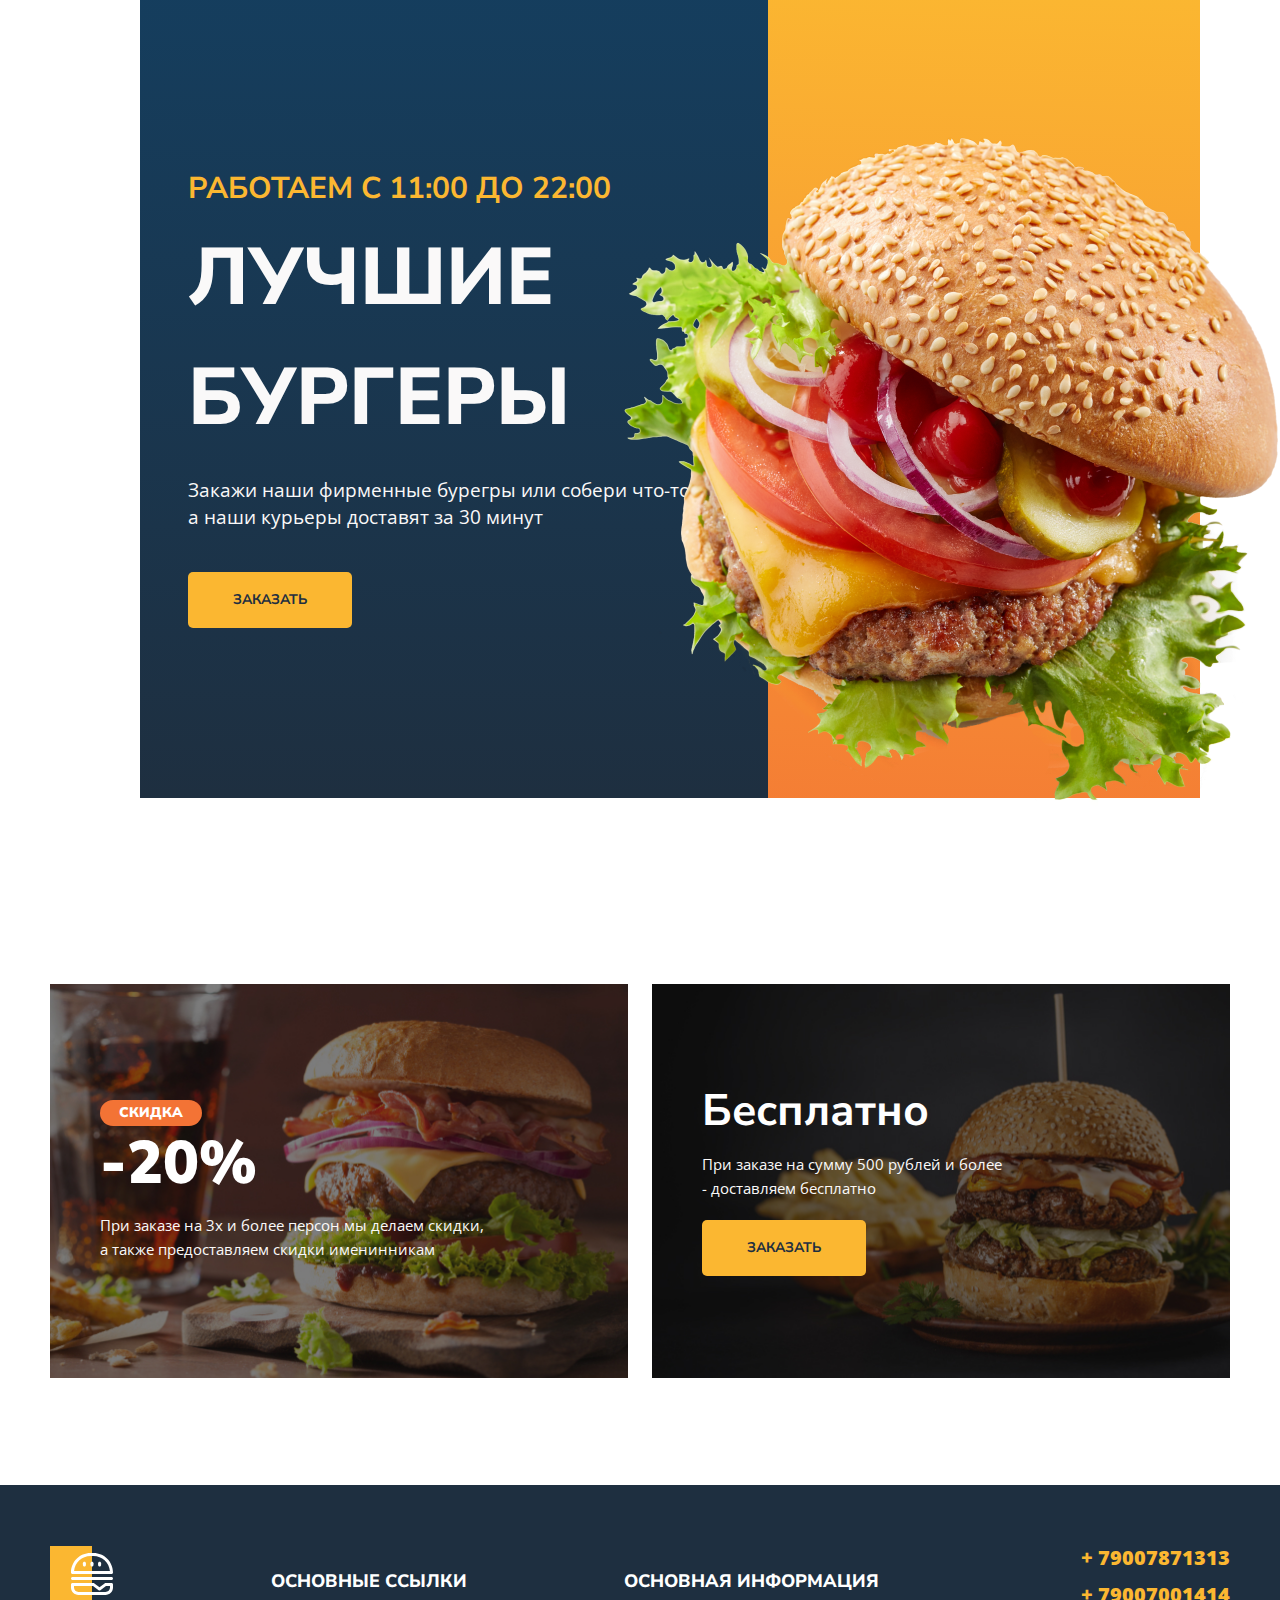
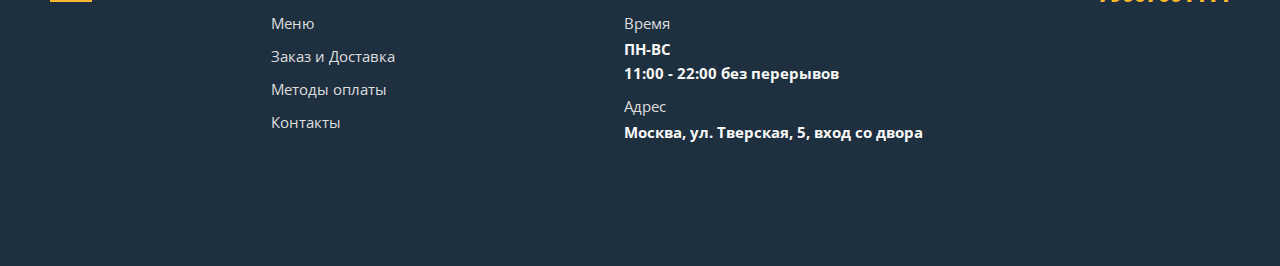
<file: index.html>
<!DOCTYPE html>
<html lang="ru">
<head>
    <meta charset="UTF-8">
    <meta http-equiv="X-UA-Compatible" content="IE=edge">
    <meta name="viewport" content="width=device-width, initial-scale=1.0">
    <title>Burgers</title>
    <link rel="preconnect" href="https://fonts.googleapis.com">
    <link rel="preconnect" href="https://fonts.gstatic.com" crossorigin>
    <link href="https://fonts.googleapis.com/css2?family=Nunito+Sans:wght@600;700;800;900&family=Open+Sans:wght@400;600;700&display=swap" rel="stylesheet">
    <link rel="stylesheet" href="styles/normalize.css">
    <link rel="stylesheet" href="styles/main.css">
</head>
<body>
    <div class="main">
        <div class="wrapper">
            <div class="content">
                <h1 class="content-title">
                    <span>работаем с 11:00 до 22:00</span>
                    лучшие бургеры
                </h1>
                <p class="content-text">Закажи наши фирменные бурегры или собери что-то своё, а&nbsp;наши курьеры доставят за&nbsp;30&nbsp;минут</p>
                <a class="content-link" href="menu.html">заказать</a>
            </div>
            <div class="visual">
                <div class="visual-bg"></div>
                <img src="images/fresh-tasty-burger-3G4ZH3J 3.png" alt="Burger">
            </div>
        </div>
    </div>
    <div class="promo">
        <div class="wrapper">
            <div class="promo-left">
                <p class="sale">Скидка</p>
                <p class="cost">-20%</p>
                <p class="promo-description">При заказе на 3х и более персон мы делаем скидки, а также предоставляем скидки именинникам</p>
            </div>
            <div class="promo-right">
                <p class="free">Бесплатно</p>
                <p class="promo-description">При заказе на сумму 500 рублей и более - доставляем бесплатно</p>
                <a href="menu.html">заказать</a>
            </div>
        </div>
    </div>
    <footer class="footer">
        <div class="container">
            <div class="footer-box">
                <div class="footer-item">
                    <img class="footer-logo" src="images/logo-footer.svg" alt="Logo">
                </div>
                <div class="footer-item">
                    <h2>основные ссылки</h2>
                    <ul class="footer-list">
                        <li><a href="menu.html">Меню</a></li>
                        <li><a href="#">Заказ и Доставка</a></li>
                        <li><a href="#">Методы оплаты</a></li>
                        <li><a href="#">Контакты</a></li>
                    </ul>
                </div>
                <div class="footer-item">
                    <h2>основная информация</h2>
                    <ul class="footer-list">
                        <li>
                            <span>Время</span>
                            ПН-ВС <br>
                            11:00 - 22:00 без перерывов
                        </li>
                        <li>
                            <span>Адрес</span>
                            Москва, ул. Тверская, 5, вход со двора
                        </li>
                    </ul>
                </div>
                <div class="footer-tel">
                    <ul class="footer-list footer-list-tel">
                        <li>
                            <a href="tel">+ 79007871313</a>
                        </li>
                        <li>
                            <a href="tel">+ 79007001414</a>
                        </li>
                    </ul>
                </div>
            </div>
        </div>
    </footer>
</body>
</html>
</file>
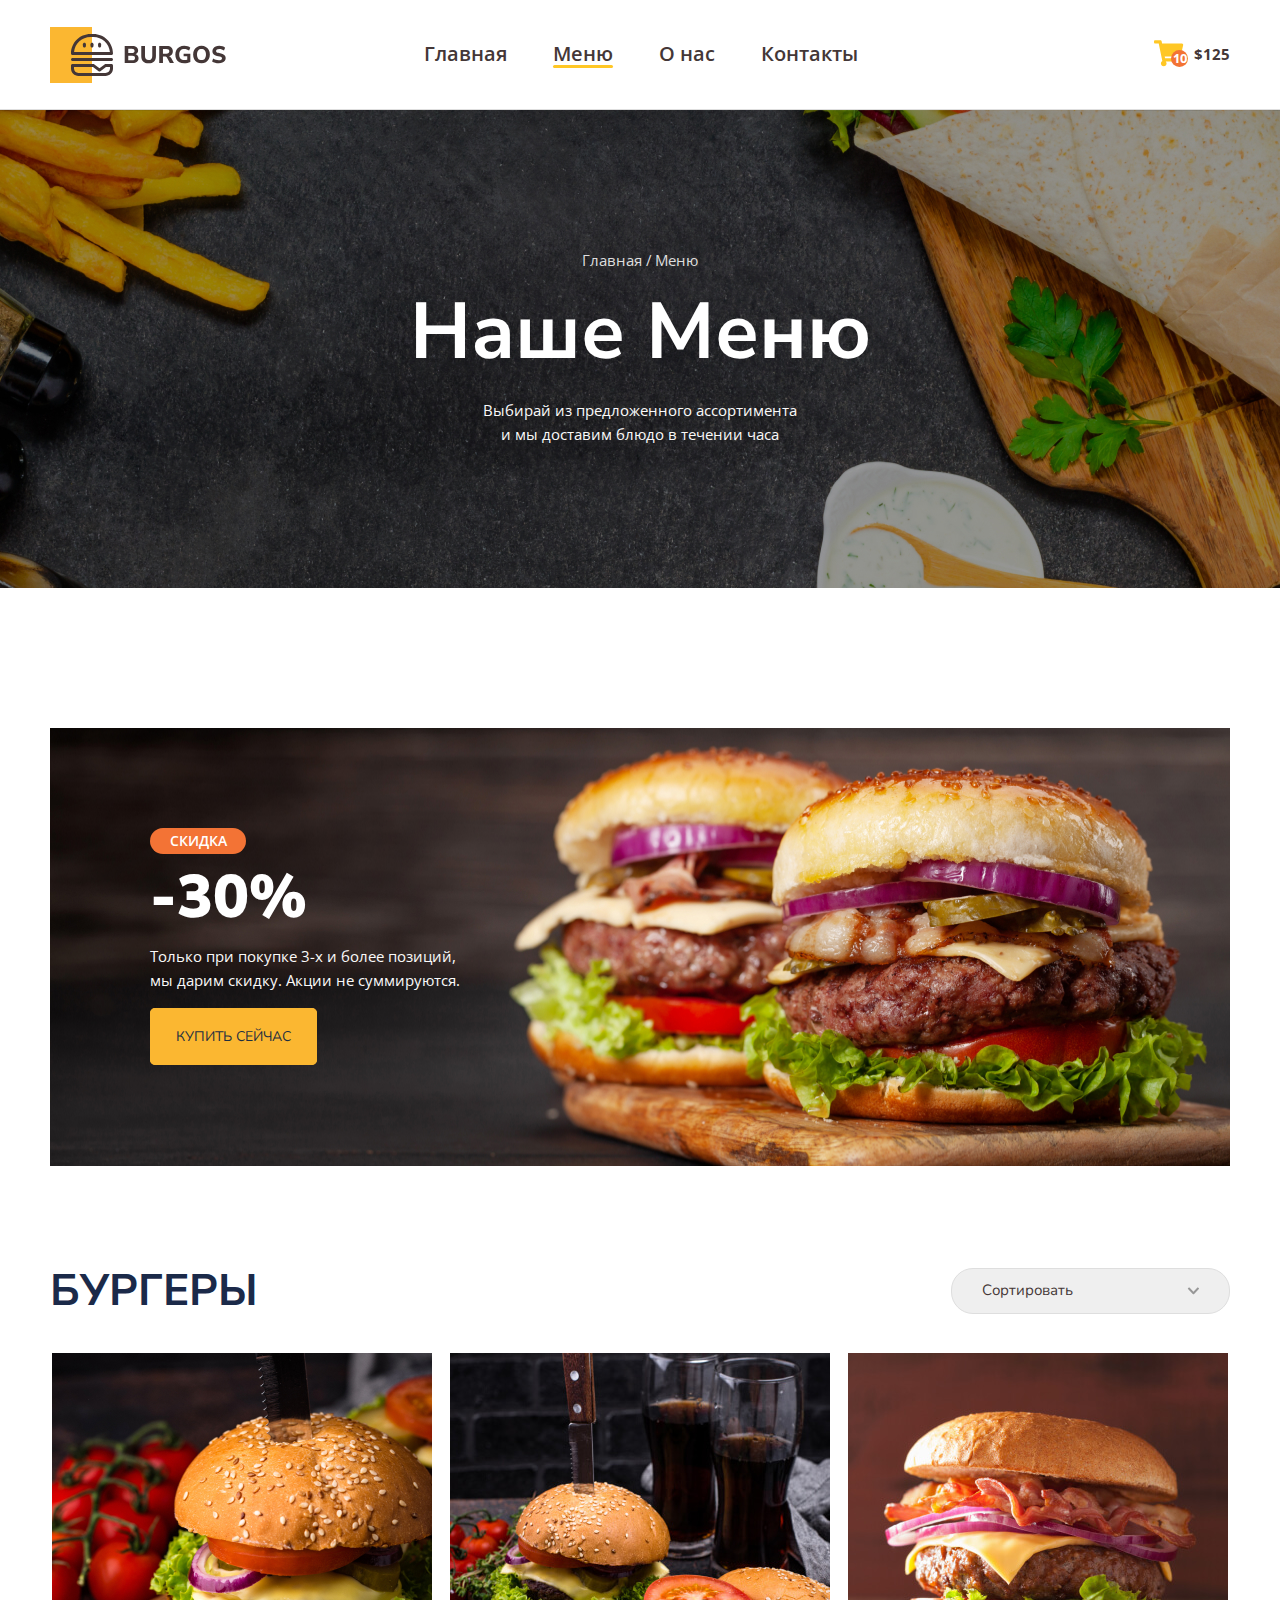
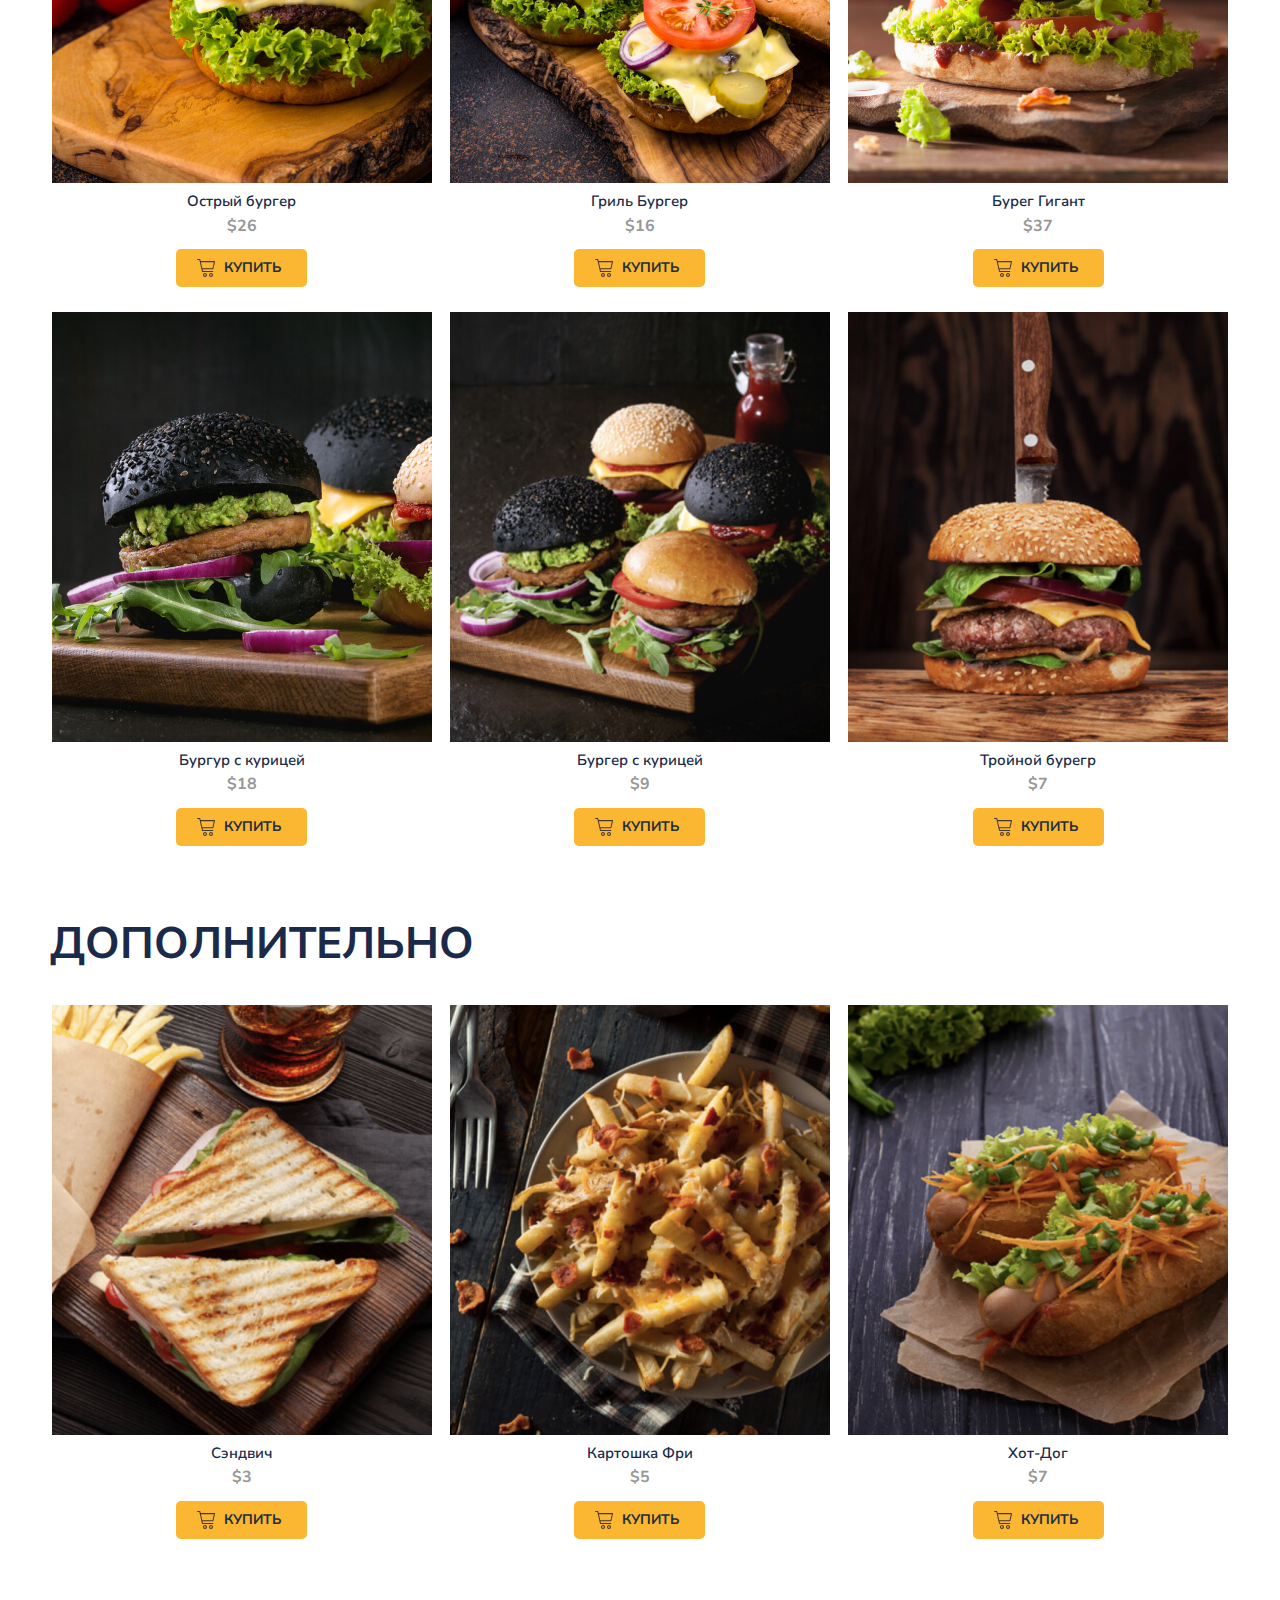
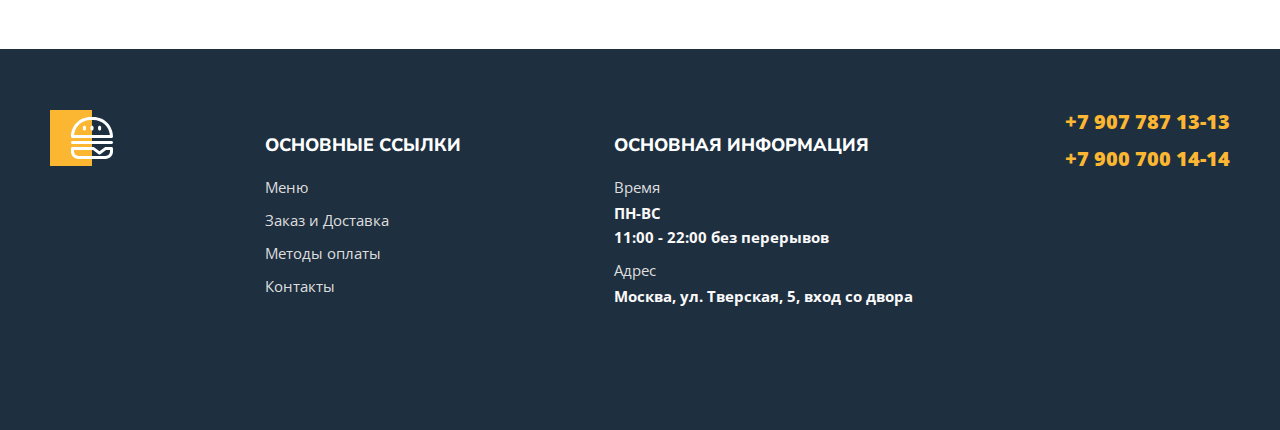
<file: menu.html>
<!DOCTYPE html>
<html lang="ru">
    <head>
        <meta charset="UTF-8" />
        <meta http-equiv="X-UA-Compatible" content="IE=edge" />
        <meta name="viewport" content="width=device-width, initial-scale=1.0" />
        <title>Burger</title>
        <link rel="preconnect" href="https://fonts.googleapis.com" />
        <link rel="preconnect" href="https://fonts.gstatic.com" crossorigin />
        <link
            href="https://fonts.googleapis.com/css2?family=Nunito+Sans:wght@600;700;800;900&family=Open+Sans:wght@400;600;700&display=swap"
            rel="stylesheet"
        />
        <link rel="stylesheet" href="styles/normalize.css" />
        <link rel="stylesheet" href="styles/main.css" />
        <link
            rel="apple-touch-icon"
            sizes="192x192"
            href="images/favicon/android-chrome-192x192.png"
        />
        <link
            rel="icon"
            type="image/png"
            sizes="512x512"
            href="images/favicon/android-chrome-512x512.png"
        />
        <link rel="icon" sizes="16x16" href="images/favicon/favicon.ico" />
        <link
            rel="apple-touch-icon"
            sizes="180x180"
            href="images/favicon/apple-touch-icon.png"
        />
        <link
            rel="icon"
            type="image/png"
            sizes="32x32"
            href="images/favicon/favicon-32x32.png"
        />
        <link
            rel="icon"
            type="image/png"
            sizes="16x16"
            href="images/favicon/favicon-16x16.png"
        />
        <link
            rel="mask-icon"
            href="images/favicon/safari-pinned-tab.svg"
            color="#5bbad5"
        />
        <meta name="msapplication-TileColor" content="#da532c" />
        <meta name="theme-color" content="#ffffff" />
    </head>
    <body>
        <header id="headerTop">
            <div class="container">
                <div class="header">
                    <div class="header-burger">
                        <button class="burger" onclick="openModal()"></button>
                    </div>
                    <div class="header-item">
                        <a href="index.html" class="header-logo"></a>
                        <nav>
                            <ul class="header-nav">
                                <li><a href="index.html">Главная</a></li>
                                <li><a href="#" class="active">Меню</a></li>
                                <li><a href="#">О нас</a></li>
                                <li><a href="#">Контакты</a></li>
                            </ul>
                        </nav>
                    </div>
                    <button type="button" class="button">
                        <span class="button-item">
                            <img src="images/cart.svg" alt="Корзина" />
                            <span class="button-count">10</span>
                        </span>
                        <span class="button-text">$125</span>
                    </button>
                </div>
            </div>
        </header>
        <div class="bg">
            <div class="container">
                <ul class="breadcrumbs">
                    <li><a href="index.html">Главная</a></li>
                    <li><a href="menu.html">Меню</a></li>
                </ul>
                <h1 class="title">Наше Меню</h1>
                <p class="description">
                    Выбирай из предложенного ассортимента и мы доставим блюдо в
                    течении часа
                </p>
            </div>
        </div>
        <main>
            <div class="banner">
                <div class="container">
                    <div class="banner-box">
                        <h2 class="banner-title">
                            <span>скидка</span>
                            -30%
                        </h2>
                        <p class="banner-text">
                            Только при&nbsp;покупке 3-х и более позиций,
                            мы&nbsp;дарим скидку. Акции не&nbsp;суммируются.
                        </p>
                        <a href="#menuBurger" class="banner-link"
                            >купить сейчас</a
                        >
                    </div>
                </div>
            </div>
            <section class="menu" id="menuBurger">
                <div class="container">
                    <div class="menu-header">
                        <h2 class="menu-title">Бургеры</h2>
                        <select class="menu-select">
                            <option value="">Сортировать</option>
                            <option value="up">По возрастанию</option>
                            <option value="down">По убыванию</option>
                        </select>
                    </div>
                    <div class="menu-grid">
                        <div class="menu-grid-item">
                            <div class="menu-grid-cover">
                                <img
                                    src="images/menu/burger01.jpg"
                                    alt="острый бургер"
                                />
                            </div>
                            <p class="menu-grid-title">Острый бургер</p>
                            <p class="menu-grid-price">$26</p>
                            <button type="button" class="menu-grid-btn">
                                <span class="menu-grid-icon"></span>
                                <span class="menu-grid-text">купить</span>
                            </button>
                        </div>
                        <div class="menu-grid-item">
                            <div class="menu-grid-cover">
                                <img
                                    src="images/menu/burger02.jpg"
                                    alt="гриль бургер"
                                />
                            </div>
                            <p class="menu-grid-title">Гриль Бургер</p>
                            <p class="menu-grid-price">$16</p>
                            <button type="button" class="menu-grid-btn">
                                <span class="menu-grid-icon"></span>
                                <span class="menu-grid-text">купить</span>
                            </button>
                        </div>
                        <div class="menu-grid-item">
                            <div class="menu-grid-cover">
                                <img
                                    src="images/menu/burger03.jpg"
                                    alt="бургер гигант"
                                />
                            </div>
                            <p class="menu-grid-title">Бурег Гигант</p>
                            <p class="menu-grid-price">$37</p>
                            <button type="button" class="menu-grid-btn">
                                <span class="menu-grid-icon"></span>
                                <span class="menu-grid-text">купить</span>
                            </button>
                        </div>
                        <div class="menu-grid-item">
                            <div class="menu-grid-cover">
                                <img
                                    src="images/menu/burger04.jpg"
                                    alt="бургур с курицей"
                                />
                            </div>
                            <p class="menu-grid-title">Бургур с курицей</p>
                            <p class="menu-grid-price">$18</p>
                            <button type="button" class="menu-grid-btn">
                                <span class="menu-grid-icon"></span>
                                <span class="menu-grid-text">купить</span>
                            </button>
                        </div>
                        <div class="menu-grid-item">
                            <div class="menu-grid-cover">
                                <img
                                    src="images/menu/burger05.jpg"
                                    alt="бургер с курицей"
                                />
                            </div>
                            <p class="menu-grid-title">Бургер с курицей</p>
                            <p class="menu-grid-price">$9</p>
                            <button type="button" class="menu-grid-btn">
                                <span class="menu-grid-icon"></span>
                                <span class="menu-grid-text">купить</span>
                            </button>
                        </div>
                        <div class="menu-grid-item">
                            <div class="menu-grid-cover">
                                <img
                                    src="images/menu/burger06.jpg"
                                    alt="тройной бургер"
                                />
                            </div>
                            <p class="menu-grid-title">Тройной бурегр</p>
                            <p class="menu-grid-price">$7</p>
                            <button type="button" class="menu-grid-btn">
                                <span class="menu-grid-icon"></span>
                                <span class="menu-grid-text">купить</span>
                            </button>
                        </div>
                    </div>
                </div>
            </section>
            <section class="extra-menu menu-other">
                <div class="container">
                    <div class="extra-menu-footer">
                        <h2 class="menu-title">Дополнительно</h2>
                    </div>
                    <div class="menu-grid">
                        <div class="menu-grid-item">
                            <div class="menu-grid-cover">
                                <img
                                    src="images/menu/product01.jpg"
                                    alt="cэндвич"
                                />
                            </div>
                            <p class="menu-grid-title">Сэндвич</p>
                            <p class="menu-grid-price">$3</p>
                            <button type="button" class="menu-grid-btn">
                                <span class="menu-grid-icon"></span>
                                <span class="menu-grid-text">купить</span>
                            </button>
                        </div>
                        <div class="menu-grid-item">
                            <div class="menu-grid-cover">
                                <img
                                    src="images/menu/product02.jpg"
                                    alt="картошка Фри"
                                />
                            </div>
                            <p class="menu-grid-title">Картошка Фри</p>
                            <p class="menu-grid-price">$5</p>
                            <button type="button" class="menu-grid-btn">
                                <span class="menu-grid-icon"></span>
                                <span class="menu-grid-text">купить</span>
                            </button>
                        </div>
                        <div class="menu-grid-item">
                            <div class="menu-grid-cover">
                                <img
                                    src="images/menu/product03.jpg"
                                    alt="хот-Дог"
                                />
                            </div>
                            <p class="menu-grid-title">Хот-Дог</p>
                            <p class="menu-grid-price">$7</p>
                            <button type="button" class="menu-grid-btn">
                                <span class="menu-grid-icon"></span>
                                <span class="menu-grid-text">купить</span>
                            </button>
                        </div>
                    </div>
                </div>
            </section>
        </main>
        <footer class="footer">
            <div class="container">
                <div class="footer-box">
                    <div class="item">
                        <img
                            class="footer-logo"
                            src="images/logo-footer.svg"
                            alt="Logo"
                        />
                    </div>
                    <div class="footer-item">
                        <h2>основные ссылки</h2>
                        <ul class="footer-list">
                            <li><a href="menu.html">Меню</a></li>
                            <li><a href="#">Заказ и Доставка</a></li>
                            <li><a href="#">Методы оплаты</a></li>
                            <li><a href="#">Контакты</a></li>
                        </ul>
                        <ul class="footer-list footer-list-tel">
                            <li>
                                <a href="tel">+7 907 787 13-13</a>
                            </li>
                            <li>
                                <a href="tel">+7 900 700 14-14</a>
                            </li>
                        </ul>
                    </div>
                    <div class="footer-item">
                        <h2>основная информация</h2>
                        <ul class="footer-list">
                            <li>
                                <span>Время</span>
                                ПН-ВС <br />
                                11:00 - 22:00 без перерывов
                            </li>
                            <li>
                                <span>Адрес</span>
                                Москва, ул. Тверская, 5, вход со двора
                            </li>
                        </ul>
                    </div>
                    <div class="footer-tel">
                        <ul class="footer-list footer-list-tel">
                            <li>
                                <a href="tel">+7 907 787 13-13</a>
                            </li>
                            <li>
                                <a href="tel">+7 900 700 14-14</a>
                            </li>
                        </ul>
                    </div>
                </div>
            </div>
        </footer>
        <a href="#headerTop" class="button-up hidden" id="btnUp">Наверх</a>
        <div id="modal" class="modal">
            <ul class="header-nav">
                <li><a href="#">Главная</a></li>
                <li><a href="#" class="active">Меню</a></li>
                <li><a href="#">О нас</a></li>
                <li><a href="#">Контакты</a></li>
            </ul>
            <button class="burger-close" onclick="closeModal()"></button>
        </div>
        <script>
            // Smooth Scroll

            const links = document.querySelectorAll(".banner-link");

            for (const link of links) {
                link.addEventListener("click", clickHandler);
            }

            function clickHandler(e) {
                e.preventDefault();
                const href = this.getAttribute("href");

                document.querySelector(href).scrollIntoView({
                    behavior: "smooth",
                });
            }

            // Button Up

            window.onscroll = function () {
                scrollFunction();
            };

            const upbuttons = document.querySelectorAll(".button-up");

            for (const upbutton of upbuttons) {
                upbutton.addEventListener("click", clickHandler);
            }

            function clickHandler(e) {
                e.preventDefault();
                const href = this.getAttribute("href");

                document.querySelector(href).scrollIntoView({
                    behavior: "smooth",
                });
            }

            function scrollFunction() {
                if (
                    document.body.scrollTop > 1000 ||
                    document.documentElement.scrollTop > 1000
                ) {
                    document.getElementById("btnUp").className =
                        "button-up visible";
                } else {
                    document.getElementById("btnUp").className =
                        "button-up hidden";
                }
            }

            // Menu

            function openModal() {
                document.getElementById("modal").style.top = "0px";
            }

            function closeModal() {
                document.getElementById("modal").style.top = "-400px";
            }
        </script>
    </body>
</html>
</file>
<file: styles/main.css>
body {
    font-family: "Nunito Sans", sans-serif;
}

header {
    border-bottom: 1px solid #dedede;
}

.container {
    max-width: 1180px;
    margin: 0 auto;
    padding-left: 15px;
    padding-right: 15px;
}

.header {
    font-family: "Open Sans", sans-serif;
    display: flex;
    align-items: center;
    justify-content: space-between;
    padding-top: 26px;
    padding-bottom: 25px;
}

.header-item {
    display: flex;
    align-items: center;
    justify-content: space-between;
    flex-basis: 68.5%;
}

.header-logo {
    display: block;
    background-image: url(../images/logo.svg);
    width: 176px;
    height: 56px;
    background-repeat: no-repeat;
    background-size: cover;
}

.header-nav {
    list-style-type: none;
    display: flex;
    padding-left: 0;
    gap: 46px;
}

.header-nav a {
    font-weight: 600;
    font-size: 20px;
    color: #443737;
    text-decoration: none;
}

.header-nav a:hover {
    color: #ffc725;
}

.header-nav a::after {
    content: "";
    width: 100%;
    height: 3px;
    border-radius: 1.5px;
    background: transparent;
    display: block;
}

.header-nav a.active::after {
    background: #ffc725;
}

.button {
    display: flex;
    align-items: center;
    background-color: transparent;
    border: none;
    padding: 0;
    gap: 10px;
    cursor: pointer;
}

.button-item {
    position: relative;
}

.button-count {
    font-weight: 700;
    font-size: 13px;
    color: #ffffff;
    background: #f37335;
    border-radius: 100%;
    position: absolute;
    width: 17px;
    height: 17px;
    text-align: center;
    line-height: 1.3;
    bottom: 3px;
    right: -4px;
}

.button-text {
    color: #443737;
    font-weight: 700;
    font-size: 15px;
}

.bg {
    text-align: center;
    color: #ffffff;
    background-image: url(../images/bg.jpg);
    background-size: cover;
    background-position: center center;
    padding: 142px 0;
    margin-bottom: 140px;
}

.breadcrumbs {
    padding-left: 0;
    margin-top: 0;
    list-style-type: none;
    display: flex;
    justify-content: center;
    gap: 7px;
}

.breadcrumbs a {
    color: #dedede;
    font-size: 15px;
    font-family: "Open Sans", sans-serif;
    text-decoration: none;
}

.breadcrumbs a:hover {
    color: #fbb731;
}

.breadcrumbs a::before {
    content: "/";
    position: relative;
    left: -3px;
    pointer-events: none;
}

.breadcrumbs a:hover::before {
    color: #dedede;
}

.breadcrumbs li:first-child a::before {
    display: none;
}

.title {
    font-weight: 700;
    font-size: 79px;
    margin-top: 17px;
    margin-bottom: 20px;
}

.description {
    font-family: "Open Sans", sans-serif;
    font-size: 15px;
    line-height: 1.6;
    color: #faf9f9;
    max-width: 320px;
    margin: 0 auto;
}

.banner-box {
    background-image: url(../images/banner.jpg);
    background-size: cover;
    background-position: 0 center;
    background-repeat: no-repeat;
    padding: 100px 100px 120px;
    margin-bottom: 80px;
}

.banner-title {
    font-weight: 900;
    font-size: 60px;
    margin-top: 0;
    margin-bottom: 12px;
    color: #ffffff;
}

.banner-title span {
    background-color: #f37335;
    border-radius: 14px;
    font-family: "Open Sans", sans-serif;
    font-weight: 600;
    font-size: 14px;
    text-transform: uppercase;
    text-align: center;
    display: block;
    max-width: 96px;
    padding: 5px 0;
    margin-bottom: 9px;
}

.banner-text {
    font-family: "Open Sans", sans-serif;
    color: #faf9f9;
    font-size: 15px;
    line-height: 1.6;
    max-width: 353px;
    margin-bottom: 35px;
    margin-top: 0;
}

.banner-link {
    border-radius: 5px;
    background-color: #fbb731;
    color: #1e2f40;
    font-size: 14px;
    text-decoration: none;
    text-transform: uppercase;
    padding: 18px 25px;
    border: 1px solid #fbb731;
    transition: 0.2s;
}

.banner-link:hover {
    background-color: transparent;
    color: #fbb731;
}

.extra-menu {
    margin-top: 73px;
    margin-bottom: 110px;
}

.menu {
    padding-top: 20px;
}

.menu-header {
    display: flex;
    align-items: center;
    justify-content: space-between;
    margin-bottom: 37px;
}

.extra-menu-footer {
    margin-bottom: 36px;
}

.menu-title {
    font-size: 44px;
    font-weight: 700;
    text-transform: uppercase;
    color: #1b2a49;
    margin: 0;
}

.menu-select {
    border: 1px solid #dedede;
    padding: 13px 30px;
    border-radius: 22px;
    font-size: 15px;
    color: #443737;
    -webkit-appearance: none;
    -moz-appearance: none;
    appearance: none;
    flex-basis: 279px;
    background-image: url(../images/arrow.svg);
    background-size: 12.79px 7.75px;
    background-repeat: no-repeat;
    background-position: 89% center;
}

.menu-grid {
    display: grid;
    grid-template-columns: repeat(3, 1fr);
    gap: 50px 20px;
    text-align: center;
    margin-bottom: 104px;
}

.menu-grid-cover {
    width: 100%;
    height: 430px;
    position: relative;
    overflow: hidden;
    margin-bottom: 22px;
}

.menu-greed-cover img {
    position: absolute;
    left: 50%;
    top: 50%;
    transform: translate(-50%, -50%);
    width: 100%;
    height: 430px;
}

.menu-grid-item {
    text-align: center;
}

.menu-grid-title {
    color: #1b2a49;
    margin: 0;
    font-weight: 600;
    font-size: 30px;
}

.menu-grid-price {
    font-weight: 700;
    color: #979797;
    font-size: 20px;
    margin-top: 8px;
    margin-bottom: 22px;
}

.menu-grid-btn {
    background: #fbb731;
    border: none;
    border-radius: 5px;
    padding: 10px 33px;
    display: flex;
    justify-content: center;
    margin: 0 auto;
    gap: 9px;
    cursor: pointer;
}

.menu-grid-btn:hover {
    background-color: #f37335;
}

.menu-grid-icon {
    display: block;
    background-image: url(../images/kart-menu.svg);
    background-size: cover;
    background-repeat: no-repeat;
    width: 18px;
    height: 18px;
}

.menu-grid-text {
    color: #1e2f40;
    font-size: 14px;
    font-weight: 700;
    text-transform: uppercase;
    margin-top: 1px;
    margin-right: 5px;
}

.footer {
    background: #1e2f40;
    color: #fff;
    padding-top: 117px;
    padding-bottom: 106px;
    margin-top: 140px;
}

.footer-box {
    display: flex;
    justify-content: space-between;
}

.footer-logo {
    width: 63px;
    height: 56px;
}

.footer-item {
    flex: 0 0 auto;
}

.footer-item h2 {
    font-size: 20px;
    font-weight: 800;
    text-transform: uppercase;
    margin-bottom: 19px;
    margin-top: 0px;
}

.footer-list li {
    margin-bottom: 9px;
    font-family: "Open Sans", sans-serif;
    font-size: 15px;
    color: #faf9f9;
    font-weight: 700;
    line-height: 24px;
}

.footer-list a {
    color: #dedede;
    text-decoration: none;
    font-weight: 400;
}

.footer-item span {
    color: #dedede;
    display: block;
    font-weight: 400;
    margin-bottom: 2px;
}

.footer-list-tel {
    margin-top: 0;
}

.footer-list-tel li {
    margin-bottom: 12px;
}

.footer-list-tel a {
    font-size: 20px;
    font-weight: 900;
    color: #fbb731;
}

.footer-list {
    padding-left: 0;
    list-style-type: none;
}

.footer-list li a:hover {
    color: #fbb731;
}

.footer-list-tel li a:hover {
    color: #ffffff;
}

.button-up {
    background-color: #fbb731;
    font-weight: 700;
    font-size: 14px;
    text-transform: uppercase;
    color: #1e2f40;
    text-decoration: none;
    padding: 5px 20px;
    position: fixed;
    bottom: 20px;
    right: 20px;
    border-radius: 5px;
    transition: 1s;
}

.button-up:hover {
    background-color: #f37335;
}

.button-up.hidden {
    opacity: 0;
}

.button-up.visible {
    opacity: 1;
}
/* style index */

.main {
    background: linear-gradient(180deg, #0c4c7b -100%, #1e2f40 100%);
}
.wrapper {
    max-width: 1180px;
    margin: 0 auto;
    display: flex;
    justify-content: space-between;
}
.content {
    color: #faf9f9;
    flex: 0 0 580px;
    padding-top: 170px;
    padding-bottom: 170px;
}
.content-title {
    font-size: 120px;
    font-weight: 800;
    text-transform: uppercase;
    line-height: 120px;
    margin-bottom: 40px;
    margin-top: 0;
    margin-bottom: 0;
}
.content-title span {
    color: #fbb731;
    font-size: 30px;
    font-weight: 700;
    line-height: 38px;
    display: block;
    margin-bottom: 10px;
}
.content-text {
    font-family: "Open Sans", sans-serif;
    font-size: 19px;
    line-height: 1.4;
    margin-bottom: 42px;
}
.content-link,
.promo a {
    color: #1e2f40;
    background-color: #fbb731;
    border-radius: 5px;
    text-decoration: none;
    padding: 20px 45px;
    display: inline-block;
    text-transform: uppercase;
    font-size: 14px;
    font-weight: 700;
}
.visual {
    flex-grow: 1;
    display: flex;
    justify-content: flex-end;
    position: relative;
}
.visual-bg {
    width: 432px;
    height: 100%;
    background: linear-gradient(
        2.42deg,
        #f37335 -19.6%,
        #fbb731 100.79%,
        #fdc830 100.79%
    );
}
.main img {
    width: 829px;
    position: absolute;
    right: -168px;
}
.promo {
    padding-top: 186px;
    padding-bottom: 46px;
}
.promo-left,
.promo-right {
    flex: 0 0 49%;
    color: #fff;
    box-sizing: border-box;
    background-repeat: no-repeat;
    background-size: cover;
    background-position: center;
}
.promo-left {
    background-image: url(../images/Banner1.jpg);
    padding: 116px 50px;
}
.promo-right {
    background-image: url(../images/banner2.jpg);
    padding: 102px 50px;
}
.sale {
    font-size: 14px;
    font-weight: 900;
    background: #f37335;
    padding: 5px 19px;
    border-radius: 14px;
    display: inline-block;
    text-transform: uppercase;
    margin-bottom: 3px;
    margin-top: 0;
}
.cost {
    font-size: 60px;
    font-weight: 900;
    margin-bottom: 8px;
    margin-top: 0;
}
.promo-description {
    font-family: "Open Sans", sans-serif;
    color: #faf9f9;
    font-size: 15px;
    line-height: 24px;
    margin-bottom: 0;
}
.promo-left .promo-description {
    max-width: 392px;
}
.promo-right .promo-description {
    max-width: 300px;
    margin-bottom: 20px;
}
.free {
    font-size: 44px;
    font-weight: 700;
    margin-bottom: 10px;
    margin-top: 0;
}
.footer {
    background: #1e2f40;
    color: #fff;
    padding-top: 117px;
    padding-bottom: 106px;
}

.logo {
    width: 63px;
    height: 56px;
}
.item {
    flex: 0 0 auto;
}
.item h2 {
    font-size: 20px;
    font-weight: 800;
    text-transform: uppercase;
    margin-bottom: 12px;
}
.item ul,
.tel ul {
    list-style-type: none;
}
.item li {
    margin-bottom: 9px;
    font-family: "Lato", sans-serif;
    font-size: 15px;
    color: #faf9f9;
    font-weight: 700;
    line-height: 24px;
}
.item a {
    color: #dedede;
    text-decoration: none;
    font-weight: 400;
}
.item span {
    color: #dedede;
    display: block;
    font-weight: 400;
    margin-bottom: 2px;
}
.tel ul {
    font-size: 20px;
    color: #fbb731;
}
.tel li {
    margin-bottom: 12px;
}

/* Modal */

.burger {
    width: 34px;
    height: 22px;
    background-color: transparent;
    background-image: url(../images/Menu.svg);
    background-repeat: no-repeat;
    background-size: contain;
    border: none;
    cursor: pointer;
}

#modal {
    max-width: 500px;
    background-color: cornsilk;
    text-align: center;
    position: absolute;
    top: -400px;
    left: 0;
    right: 0;
    margin: 20px auto 0;
    transition: 0.5s;
    padding: 40px 30px;
    box-sizing: border-box;
    border-radius: 5px;
}

#modal .header-nav {
    flex-direction: column;
    max-width: 300px;
    margin: 0 auto;
    align-items: center;
}

.modal .header-nav a {
    line-height: 0.2;
}

.burger-close {
    width: 22px;
    height: 22px;
    background-color: transparent;
    background-image: url(../images/close\ 11.svg);
    background-repeat: no-repeat;
    background-size: contain;
    border: none;
    cursor: pointer;
    position: absolute;
    top: 20px;
    right: 20px;
}

/* Responsive */

@media (min-width: 1001px) {
    .main {
        width: 1000px;
        margin: 0 auto;
    }
    .content-title {
        font-size: 80px;
    }
    .content {
        padding-left: 48px;
    }    
    .footer-list + .footer-list-tel {
        display: none;
    }
    main img {
        width: auto;
    height: 100%;}
}

@media (min-width: 766px) {
    .header-burger {
        display: none;
    }
    .footer-tel-adapt {
        display: none;
    }
}

@media (max-width: 1000px) {
    .container {
        max-width: 738px;
    }
    .header-logo {
        width: 150px;
        height: 48px;
        background-size: contain;
    }
    .header-nav {
        gap: 22px;
    }
    .header-item {
        flex-basis: 75.5%;
    }
    .bg {
        margin-bottom: 72px;
    }
    .banner-box {
        background-position: -80px center;
        padding: 100px 40px 120px;
    }
    .menu-grid {
        overflow-x: hidden;
        grid-template-columns: repeat(2, 1fr);
        gap: 50px 15px;
    }
    .menu-other {
        overflow: hidden;
        height: 558px;
    }
    .menu-other .menu-grid-cover,
    .menu-other .menu-grid-cover img {
        height: 320px;
    }
    .menu-other .menu-grid {
        display: flex;
        width: auto;
        overflow-x: scroll;
        overflow-y: hidden;
        padding-bottom: 50px;
    }
    .menu-other .menu-grid-item {
        flex: 0 0 281px;
    }
    .footer-tel {
        display: none;
    }
    .footer-list + .footer-list-tel {
        display: block;
    }
    .footer-tel-adapt {
        display: none;
    }
}

@media (max-width: 765px) {
    nav {
        display: none;
    }
    .header {
        gap: 21px;
    }
}

@media (max-width: 666px) {
    .footer-list + .footer-list-tel {
        display: none;
    }
    .footer-box {
        flex-wrap: wrap;
        flex-direction: column
    }
    .footer-tel-adapt {
        display: block;
    }
    .logo-tel-adapt {
        display: flex;
        justify-content: space-between;
        flex-basis: 100%;
    }
}

@media (max-width: 567px) {
    .header-logo {
        width: 116px;
        height: 37px;
        background-size: contain;
    }
    .header {
        padding-bottom: 19px;
        padding-top: 19px;
    }
    .bg {
        padding: 56px 10px;
        margin-bottom: 33px;
    }
    .breadcrumbs a {
        font-size: 15px;
    }
    .title {
        font-size: 38px;
        margin-top: 28px;
        margin-bottom: 12px;
    }
    .description {
        font-size: 12px;
    }
    .banner-box {
        background-position: 17% center;
        padding: 35px 24px 54px;
        margin-bottom: 37px;
    }
    .menu-title {
        font-size: 27px;
    }
    .menu-select {
        font-size: 12px;
        flex-basis: 159px;
        padding: 13px 14px;
    }
    .menu-header {
        margin-bottom: 31px;
    }
    .menu-grid-cover {
        height: 55vw;
        margin-bottom: 10px;
    }
    .menu-grid-cover img {
        height: 91%;
    }

    .menu-other .menu-grid-cover {
        height: 172px;
    }
    .menu-other {
        height: 110vw;
    }
    .menu-other .menu-grid-cover img {
        height: 100%;
    }
    
    }
    .menu-other .menu-grid-item {
        flex: 56vw;
    }
    .menu-grid {
        margin-bottom: 40px;
        gap: 25px 15px;
    }
    .menu-grid-cover {
        margin-bottom: 10px;
    }
    .menu-grid-title {
        font-size: 15px;
    }
    .menu-other .menu-grid-item {
        flex: 0 0 173px;
    }
    .menu-grid-price {
        font-size: 16px;
        margin-bottom: 14px;
        margin-top: 6px;
    }
    .menu-grid-btn {
        padding: 10px 21px;
    }
    .button-up.visible {
        display: none;
    }
    .footer {
        margin-top: 61px;
        padding-top: 61px;
    }
    .footer-item h2 {
        font-size: 18px;
        margin-top: 25px;
    }
}

@media (max-width: 500px) {
    .footer-box {
        display: flex;
        flex-direction: column-reverse;
        justify-content: space-between;
    }
}

@media (max-width: 360px) {
    .header-logo {
        width: 116px;
        height: 37px;
    }
    .menu-grid {
        gap: 24px 12px;
    }
    .menu-other .menu-grid {
        gap: 6px;
    }
    .menu-other .menu-grid-item {
        flex: 0 0 138px;
    }
}

@media (max-width: 320px) {
    .banner-box {
        background-position: 25% center;
        padding: 35px 24px 54px;
    }
    .menu-header {
        gap: 27px;
    }
}
</file>
